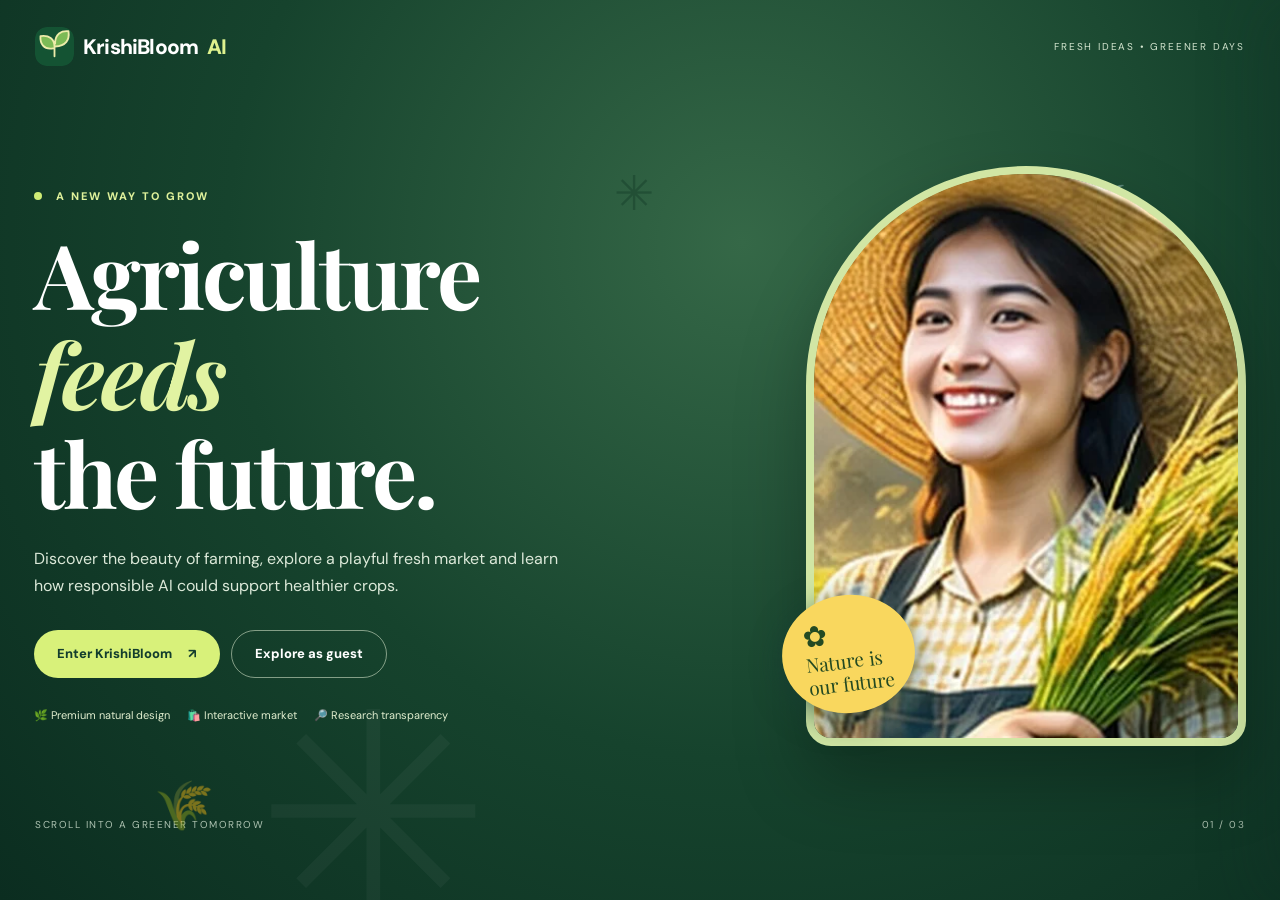
<file: index.html>
<!doctype html>
<html lang="en"><head><meta charset="utf-8"><meta name="viewport" content="width=device-width, initial-scale=1"><meta name="theme-color" content="#123f28"><meta name="description" content="KrishiBloom AI — a beautiful agriculture-inspired marketplace and an honest rice-leaf AI research showcase."><title>KrishiBloom AI | Growing Smarter</title><link rel="icon" href="assets/mark.svg" type="image/svg+xml"><link rel="preconnect" href="https://fonts.googleapis.com"><link rel="preconnect" href="https://fonts.gstatic.com" crossorigin><link href="https://fonts.googleapis.com/css2?family=DM+Sans:wght@400;500;600;700;800&family=Playfair+Display:wght@500;600;700;800&display=swap" rel="stylesheet"><link rel="stylesheet" href="style.css"></head>
<body>
<div id="toast" class="toast" role="status" aria-live="polite"></div>
<section class="entry-screen welcome-screen" id="welcome-screen" aria-label="Welcome">
  <div class="welcome-orbit" aria-hidden="true"><span>✳</span><span>🌾</span><span>🍃</span></div>
  <header class="welcome-top"><a class="logo light" href="#/welcome"><img src="assets/mark.svg" alt=""> KrishiBloom <em>AI</em></a><span>FRESH IDEAS • GREENER DAYS</span></header>
  <div class="welcome-main"><div class="welcome-copy"><div class="micro-label light-label"><span class="dot"></span> A NEW WAY TO GROW</div><h1>Agriculture <span>feeds</span><br>the future.</h1><p>Discover the beauty of farming, explore a playful fresh market and learn how responsible AI could support healthier crops.</p><div class="action-group"><button class="btn btn-lime" id="enter-button" type="button">Enter KrishiBloom <span>↗</span></button><button class="btn btn-outline-light" id="explore-guest" type="button">Explore as guest</button></div><div class="welcome-detail"><span>🌿 Premium natural design</span><span>🛍️ Interactive market</span><span>🔎 Research transparency</span></div></div><div class="welcome-photo"><img src="assets/farmer-portrait.webp" alt="Farmer holding freshly harvested rice in a green field"><div class="photo-sticker"><span>✿</span> Nature is<br>our future</div></div></div>
  <div class="welcome-bottom"><span>SCROLL INTO A GREENER TOMORROW</span><span>01 / 03</span></div>
</section>
<section class="entry-screen auth-screen" id="auth-screen" aria-label="Demo login and registration" hidden>
  <header class="auth-top"><button type="button" class="text-button auth-back" id="back-welcome">← Back to welcome</button><a class="logo" href="#/welcome"><img src="assets/mark.svg" alt=""> KrishiBloom <em>AI</em></a></header>
  <div class="auth-wrap"><div class="auth-feature"><p class="micro-label">🌻 YOUR FRESH JOURNEY STARTS HERE</p><h2>Rooted in nature.<br><span>Made for you.</span></h2><p>One friendly place for produce, crop-learning resources and a little green inspiration.</p><img src="assets/field.svg" alt="Illustration of green terraced rice fields"><div class="auth-feature-quote">“Small steps today, greener possibilities tomorrow.”</div></div>
    <div class="auth-form-card"><div class="auth-leaves" aria-hidden="true">🌿 <span>🌾</span></div><div class="auth-brand"><img src="assets/mark.svg" alt=""><b>KrishiBloom AI</b></div>
      <div id="login-panel" class="auth-panel"><p class="tiny-cap">WELCOME BACK</p><h2>Hello again!</h2><p class="muted">Sign in to the local demo experience.</p><form id="login-form"><label>Email address<input id="login-email" type="email" placeholder="your@email.com" autocomplete="email" required></label><label>Password <span class="input-row"><input id="login-password" type="password" placeholder="Demo password (4+ characters)" minlength="4" autocomplete="off" required><button type="button" class="show-pass" data-target="login-password" aria-label="Show password">◉</button></span></label><div class="form-utility"><label class="inline-label"><input id="remember-user" type="checkbox" checked> Remember me</label><button type="button" id="forgot-button" class="underlined">Forgot password?</button></div><button class="btn btn-deep full" type="submit">Log in <span>→</span></button></form><div class="or-divider">OR</div><button class="oauth" type="button" disabled> <span>G</span> Continue with Google <small>Unavailable</small></button><button class="oauth" type="button" disabled><span>f</span> Continue with Facebook <small>Unavailable</small></button><button class="btn btn-subtle full" id="guest-button" type="button">Continue as Guest</button><p class="auth-switch">New here? <button type="button" data-auth="signup">Create account</button></p></div>
      <div id="signup-panel" class="auth-panel" hidden><p class="tiny-cap">LET'S GROW TOGETHER</p><h2>Create account</h2><p class="muted">Create a demo profile in this browser.</p><form id="signup-form"><label>Full name<input id="signup-name" autocomplete="name" type="text" minlength="2" maxlength="60" placeholder="Your name" required></label><label>Email address<input id="signup-email" autocomplete="email" type="email" placeholder="your@email.com" required></label><label>Demo password <span class="input-row"><input id="signup-password" type="password" minlength="6" autocomplete="new-password" placeholder="6 or more characters" required><button class="show-pass" type="button" data-target="signup-password" aria-label="Show password">◉</button></span></label><label>Confirm demo password <span class="input-row"><input id="signup-confirm" type="password" minlength="6" autocomplete="new-password" placeholder="Repeat your password" required><button class="show-pass" type="button" data-target="signup-confirm" aria-label="Show password">◉</button></span></label><label class="inline-label"><input id="signup-accept" type="checkbox" required> I understand this is a local-only demo.</label><p class="form-error" id="signup-error" aria-live="polite"></p><button class="btn btn-deep full" type="submit">Create demo account <span>→</span></button></form><p class="auth-switch">Already here? <button type="button" data-auth="login">Log in</button></p></div>
      <div class="demo-disclosure">🔒 Demo only: No real accounts or password verification. Please use a made-up password. Social login and payments are not connected.</div>
    </div>
  </div>
</section>
<div class="site-layout" id="site" hidden>
<header class="nav-wrap"><div class="nav-inner"><a class="logo" id="site-logo" href="#/home"><img src="assets/mark.svg" alt=""><span>KrishiBloom <em>AI</em></span></a><button class="hamburger" id="menu-toggle" type="button" aria-expanded="false" aria-controls="site-nav" aria-label="Toggle menu">☰</button><nav id="site-nav" class="site-nav" aria-label="Website pages"><a data-route="home" href="#/home">Home</a><a data-route="shop" href="#/shop">Shop</a><a data-route="deals" href="#/deals">Fresh Deals</a><a data-route="scanner" href="#/scanner">AI Scanner</a><a data-route="guide" href="#/guide">Crop Guide</a><a data-route="about" href="#/about">About</a><a data-route="contact" href="#/contact">Contact</a></nav><div class="nav-actions"><button type="button" class="round-btn" id="favorites-button" title="Wishlist" aria-label="Open favourites">♡<span class="count" id="favorites-count">0</span></button><button type="button" class="round-btn" id="bag-button" title="Basket" aria-label="Open basket">🛒<span class="count" id="bag-count">0</span></button><button type="button" class="nav-account" id="account-button" title="Demo account">Guest ▾</button></div></div></header>
<main id="site-content">
<section class="page" data-page="home"><div class="home-hero"><div class="home-hero-copy"><span class="micro-label gold-chip">✳ BLOOM WITH NATURE</span><h1>Fresh from<br>the earth. <i>Made</i><br>for your table.</h1><p>From colourful market picks to practical crop-health learning, the greener side of everyday life starts here.</p><div class="action-group"><a class="btn btn-lime" href="#/shop">Explore the market ↗</a><a class="btn btn-outline-light" href="#/scanner">Explore leaf scanner</a></div><div class="hero-facts"><span>🌾 Agricultural focus</span><span>🌿 Fresh inspiration</span><span>🫶 Built for learning</span></div></div><div class="home-hero-image"><img src="assets/farmer-portrait.webp" alt="Farmer in golden rice field"><div class="hero-bubble">FRESH FINDS ✨ <strong>Every day</strong></div></div></div>
<div class="section-intro centered"><p class="micro-label">THE BEST OF BOTH WORLDS</p><h2>From our fields to <em>your world</em></h2><p>Discover your favourite aisle, a seasonal deal or the story behind healthier harvests.</p></div>
<div class="category-grid" id="home-categories"></div>
<section class="feature-split"><div class="feature-art"><div class="floating-sun">☀</div><div class="feature-text"><span class="tiny-cap">SEASON OF GOODNESS</span><h2>Weekly fresh<br>market finds</h2><p>Bright produce. Thoughtful layouts. Easy-to-explore picks.</p><a class="btn btn-cream" href="#/deals">See fresh deals ↗</a></div><span class="art-emojis">🥑 🥦 🍊 🌽</span></div><div class="feature-right"><p class="micro-label">WHY KRISHIBLOOM</p><h2>Inspired by agriculture.<br>Designed with care.</h2><p>We combine a friendly market interface, straightforward educational pages, and clear communication about what our AI research prototype can and cannot do.</p><div class="benefit-grid"><span>🌱 Natural design</span><span>🛒 Interactive basket</span><span>📱 Mobile-friendly</span><span>🔎 Honest AI status</span></div><a href="#/about" class="text-arrow">Meet KrishiBloom →</a></div></section>
<div class="section-intro"><p class="micro-label">CURATED COLLECTION</p><h2>Little joys for <em>every basket</em></h2><p>A few featured products from our illustrative demo catalogue.</p></div><div class="product-grid" id="home-products"></div>
<div class="learning-banner"><div><p class="micro-label">THE SCIENCE OF GROWING</p><h2>See how smarter crop care begins</h2><p>Explore image-based crop disease research without invented predictions.</p><a class="btn btn-lime" href="#/scanner">Visit scanner page ↗</a></div><div class="learning-icon">🌿<span>🔬</span></div></div>
</section>
<section class="page" data-page="shop" hidden><div class="page-banner shop-banner"><div><p class="micro-label">FARM FRESH MARKET</p><h1>Find your <em>fresh favourites</em></h1><p>Shop the demo catalogue by type, price and what you love.</p></div><div class="banner-art">🍎 🥑 🥦</div></div><div class="shop-layout"><aside class="filter-panel"><h3>Filter & find</h3><label class="sr-only" for="search">Search products</label><input id="search" class="search-field" type="search" placeholder="Search products..." autocomplete="off"><p class="filter-heading">Categories</p><div class="filter-choices" id="category-controls"></div><p class="filter-heading">Sort products</p><select id="sort" aria-label="Sort products"><option value="featured">Featured</option><option value="price-asc">Price: low to high</option><option value="price-desc">Price: high to low</option><option value="alpha">Name: A to Z</option></select><button id="clear-filters" class="filter-clear" type="button">Reset filters ↻</button><p class="filter-disclaimer">Illustrative product names and sample prices. No real stock or delivery service.</p></aside><div><div class="shop-toolbar"><h2>Explore the <em>market</em></h2><span id="product-count">0 items</span></div><div class="product-grid" id="shop-products"></div></div></div></section>
<section class="page" data-page="deals" hidden><div class="page-banner deals-banner"><div><p class="micro-label">FRESH FINDS • EVERY SEASON</p><h1>Market sale, <em>extra joy.</em></h1><p>Beautiful sale-board styling based on your three references. Offers below are illustrative demo values.</p><a class="btn btn-cream" href="#/shop">Shop all products ↗</a></div><div class="banner-art">🌽 🍌 🥕</div></div><div class="section-intro"><p class="micro-label">LIMITED-TIME STYLE, DEMO PRICES</p><h2>Weekly <em>fresh deals</em></h2><p>Bright offer badges, clean cards and vibrant seasonal colours.</p></div><div class="deal-poster"><div class="poster-copy"><span>🌿 KRISHIBLOOM MARKET</span><h2>THE FRESH<br><em>WEEKLY SALE</em></h2><p>Lovely greens, golden savings and everyday essentials.</p><div class="poster-chips"><span>FRUITS</span><span>VEGETABLES</span><span>FARM PICKS</span></div></div><div class="poster-fruit">🍎<span>🥦</span>🥕<i>🍊</i></div></div><div class="product-grid" id="deal-products"></div></section>
<section class="page" data-page="scanner" hidden><div class="page-banner scanner-banner"><div><p class="micro-label">RICE-LEAF RESEARCH SHOWCASE</p><h1>Curious about <em>crop health?</em></h1><p>Preview your own leaf image and explore the project dataset. Disease prediction is intentionally unavailable until a trained, evaluated model is integrated.</p></div><div class="banner-art">🌾 🔬 🌿</div></div><div class="notice strong-notice">⚠️ <div><strong>No disease model installed yet.</strong><p>This upload demo does not diagnose a plant. We will not invent confidence scores or claim the leaf is healthy/diseased.</p></div></div><div class="scanner-layout"><div class="upload-card"><p class="micro-label">STEP 01 / ADD YOUR IMAGE</p><h2>Leaf photo <em>preview</em></h2><div class="upload-zone" id="upload-zone" tabindex="0" role="button" aria-label="Choose leaf image"><div id="upload-illustration"><span>📷</span><h3>Drop an image here</h3><p>or tap to choose a rice leaf photo</p></div><img id="leaf-preview" alt="Preview of selected leaf" hidden></div><input type="file" id="leaf-file" hidden accept="image/jpeg,image/png,image/webp"><div class="scanner-buttons"><button class="btn btn-deep" id="choose-file" type="button">Choose image</button><button class="btn btn-muted" id="clear-file" type="button">Clear image</button></div><p class="input-hint" id="image-status">JPG, PNG or WEBP · Up to 5 MB · Your image stays in this browser.</p></div><div class="scan-results"><p class="micro-label">STEP 02 / INTERPRET RESPONSIBLY</p><h2>AI Scanner <em>status</em></h2><div class="model-empty"><span class="model-icon">🔬</span><strong>Model not ready for inference</strong><p>A rice-leaf deep-learning checkpoint and held-out validation results are not included with this build.</p><button class="btn btn-deep" id="check-model" type="button">Check model readiness ↗</button><p id="readiness-feedback" class="input-hint" aria-live="polite"></p></div><div class="scan-steps"><span>① Add image</span><span>② Review preview</span><span>③ Read crop guide</span></div><a class="text-arrow" href="#/guide">Browse five rice-leaf classes →</a></div></div></section>
<section class="page" data-page="guide" hidden><div class="page-banner guide-banner"><div><p class="micro-label">LEARN BEFORE YOU TREAT</p><h1>Your friendly <em>crop guide.</em></h1><p>An introduction to five classes in the RiceLeafDisease-BD5 dataset. Use field observation and expert advice for real crop decisions.</p></div><div class="banner-art">🌿 📖 🌾</div></div><div class="notice">🌱 <div><strong>Education, not diagnosis.</strong> Visual symptoms can overlap; avoid treatment decisions based on an image alone.</div></div><div class="section-intro"><p class="micro-label">BROWSE THE LIBRARY</p><h2>Explore rice-leaf <em>conditions</em></h2></div><div id="guide-filters" class="guide-filter-pills"></div><div id="guide-grid" class="guide-grid"></div><div class="guide-footer"><h3>When in doubt, ask a local agricultural extension professional.</h3><p>Take clear photographs, note the field conditions, and compare several leaves rather than relying on a single image.</p></div></section>
<section class="page" data-page="model" hidden><div class="page-banner model-banner"><div><p class="micro-label">OPEN RESEARCH STATUS</p><h1>What the AI <em>can tell us.</em></h1><p>Transparent project facts, planned experiments and the missing work before a model can safely go live.</p></div><div class="banner-art">🧪 📊 🌾</div></div><div class="model-status-grid"><div class="stat-panel"><strong>2,545</strong><span>Published primary-dataset images</span></div><div class="stat-panel"><strong>5</strong><span>Published rice-leaf classes</span></div><div class="stat-panel"><strong>CC BY 4.0</strong><span>Primary dataset licence label</span></div><div class="stat-panel empty-stat"><strong>Not reported</strong><span>Model test accuracy (not trained)</span></div></div><div class="notice strong-notice">🔎 <div><strong>Training has not been completed here.</strong><p>No disease inference, test accuracy, confusion matrix or Grad-CAM is presented as a completed result.</p></div></div><div class="method-grid"><article><span>01</span><h3>Image integrity audit</h3><p>Check damaged images, class counts, duplicate and near-duplicate leaves.</p></article><article><span>02</span><h3>Leakage-safe data split</h3><p>Preserve capture/leaf grouping where metadata allows, or document limitations.</p></article><article><span>03</span><h3>Train & evaluate</h3><p>Compare a lightweight CNN baseline, macro F1 and per-class recall.</p></article><article><span>04</span><h3>Browser inference</h3><p>Only ship a validated, exported model after parity and mobile tests.</p></article></div><div class="dataset-table"><h2>Published class distribution</h2><div class="dataset-rows"><div><span>Normal</span><b>923</b></div><div><span>Tungro</span><b>500</b></div><div><span>Sheath Blight</span><b>454</b></div><div><span>Blast</span><b>339</b></div><div><span>Narrow Brown Spot</span><b>329</b></div></div><p class="input-hint">Counts are sourced from published dataset metadata and have not been independently recounted from the raw archive.</p><a href="https://data.mendeley.com/datasets/sjkptpgv79/2" class="text-arrow" target="_blank" rel="noopener noreferrer">Official RiceLeafDisease-BD5 dataset ↗</a></div></section>
<section class="page" data-page="about" hidden><div class="page-banner about-banner"><div><p class="micro-label">OUR INSPIRATION</p><h1>Rooted in the <em>earth.</em></h1><p>KrishiBloom AI is a portfolio prototype that brings agriculture-inspired design, interactive learning and responsible ML planning into one place.</p></div><div class="banner-art">🌾 🌍 🌿</div></div><div class="story-feature"><div class="story-landscape"><img src="assets/field.svg" alt="Illustrated green rice fields"></div><div class="story-main"><p class="micro-label">WHY WE EXIST</p><h2>A greener vision, made accessible</h2><p>Beautiful websites can make agricultural topics feel welcoming. Our prototype explores a fresh market shopping experience alongside carefully labelled information about rice-leaf disease datasets and future machine-learning research.</p><p>We have not partnered with real farms, enabled orders or deployed a diagnostic model. These parts are demonstrations or future work.</p></div></div><div class="story-cards"><article><span>🌱</span><h3>Growing awareness</h3><p>Friendly crop-health education for students and curious growers.</p></article><article><span>🤝</span><h3>Partnerships, someday</h3><p>Exploring how experts and local communities could shape future validation.</p></article><article><span>🌎</span><h3>Social responsibility</h3><p>Clarity about model limitations and respect for data licences.</p></article></div><div class="responsibility-banner"><h2>Nature gives us so much.<br><em>Let's build with care.</em></h2><p>Design that delights. Technology that earns trust.</p><a href="#/model" class="btn btn-lime">See the research status →</a></div></section>
<section class="page" data-page="contact" hidden><div class="page-banner contact-banner"><div><p class="micro-label">GROW WITH US</p><h1>Let's keep the <em>conversation growing.</em></h1><p>Want to share design feedback or suggest a useful agriculture feature? Prepare a note below.</p></div><div class="banner-art">✉️ 🌱 ☀️</div></div><div class="contact-layout"><div class="contact-info"><p class="micro-label">WE'D LOVE YOUR FEEDBACK</p><h2>Got an idea? <em>Plant it here.</em></h2><p>This static website cannot send messages to a server. Use the form to download your note as a text file that you can share with the project owner.</p><div class="contact-chip">📄 Local feedback export</div><div class="contact-chip">🔒 No information submitted online</div><div class="contact-chip">🧪 Portfolio demonstration</div></div><form id="feedback-form" class="contact-form"><label>Your name<input id="feedback-name" type="text" maxlength="80" required placeholder="Your name"></label><label>Your email (optional)<input id="feedback-email" type="email" placeholder="you@example.com"></label><label>Topic<select id="feedback-topic"><option>Website feedback</option><option>Agriculture idea</option><option>Research suggestion</option><option>Other</option></select></label><label>Your message<textarea id="feedback-message" minlength="10" maxlength="1500" rows="6" placeholder="Write your thoughts..." required></textarea></label><button class="btn btn-deep full" type="submit">Download my message ↓</button><p id="feedback-status" aria-live="polite" class="input-hint"></p></form></div><div class="faq-wrap"><div class="section-intro"><p class="micro-label">GOOD TO KNOW</p><h2>Frequently asked <em>questions</em></h2></div><details><summary>Can I order real groceries?</summary><p>No. This is an illustrative product catalogue and basket demo, not a live marketplace.</p></details><details><summary>Does the login save my real password?</summary><p>No. Demo login does not verify or store passwords. Use a made-up password only.</p></details><details><summary>Can the AI scanner diagnose rice disease?</summary><p>Not currently. A validated trained model has not been integrated, and the upload only previews your photo.</p></details></div></section>
</main><footer class="footer"><div class="footer-main"><div><a href="#/home" class="logo footer-logo"><img src="assets/mark.svg" alt=""> KrishiBloom <em>AI</em></a><p>Grow a little greener, every day. An educational agriculture-inspired web portfolio.</p></div><div><b>Explore</b><a href="#/shop">Fresh Market</a><a href="#/deals">Weekly Deals</a><a href="#/scanner">Scanner Preview</a></div><div><b>Learn</b><a href="#/guide">Crop Guide</a><a href="#/model">Model Insights</a><a href="#/about">Our Story</a></div><div><b>Important</b><a href="#/contact">Contact & FAQ</a><a href="https://data.mendeley.com/datasets/sjkptpgv79/2" target="_blank" rel="noopener noreferrer">Dataset Source ↗</a></div></div><div class="footer-bottom"><span>© 2026 KrishiBloom AI • Portfolio demo</span><span>Illustrative prices · No orders · No diagnostic ML model</span></div></footer>
</div>
<aside class="drawer" id="drawer" aria-label="Shopping drawer" aria-hidden="true"><div class="drawer-title"><div><span class="micro-label">SAVED FOR LATER</span><h2 id="drawer-heading">Your basket</h2></div><button class="round-btn" id="drawer-close" aria-label="Close drawer" type="button">✕</button></div><div id="drawer-list" class="drawer-list"></div><div class="drawer-bottom"><div class="total-row"><span>Total (demo)</span><strong id="drawer-total">$0.00</strong></div><p>Preview only. Payment and delivery are unavailable.</p><button class="btn btn-deep full" id="drawer-action" type="button">Continue exploring</button></div></aside><div id="backdrop" class="backdrop" hidden></div>
<div id="product-modal" class="modal-shell" role="dialog" aria-modal="true" aria-label="Product details" hidden><div class="modal-inner"><button class="modal-close" type="button" aria-label="Close details" data-close-modal>✕</button><div id="product-modal-body"></div></div></div>
<script src="app.js"></script></body></html>
</file>
<file: style.css>
*{box-sizing:border-box}html{scroll-behavior:smooth}body{margin:0;background:#fbfaf4;color:#143c28;font-family:'DM Sans',sans-serif}button,input,select,textarea{font:inherit}button{cursor:pointer}a{color:inherit;text-decoration:none}img{display:block;max-width:100%}[hidden]{display:none!important}:root{--deep:#123e28;--green:#246044;--lime:#d8ef80;--gold:#f6d154;--cream:#fbfaf4;--muted:#687b70;--line:#e1e7dc;--serif:'Playfair Display',Georgia,serif}h1,h2,h3,p{margin:0}h1,h2,h3{line-height:1.11}h1,h2{font-family:var(--serif)}h2 em,h1 em{font-style:italic;color:#82a94d}p{line-height:1.67}.muted{color:var(--muted)}.micro-label,.tiny-cap{font-size:11px;letter-spacing:2px;font-weight:800;text-transform:uppercase;color:#688958}.tiny-cap{font-size:10px;letter-spacing:1.6px}.btn{border:none;min-height:48px;border-radius:999px;padding:13px 23px;display:inline-flex;align-items:center;justify-content:center;gap:16px;font-weight:800;font-size:13px;transition:transform .2s,background .2s;white-space:nowrap}.btn:hover{transform:translateY(-2px)}.btn:focus-visible,button:focus-visible,a:focus-visible,input:focus-visible,select:focus-visible,textarea:focus-visible{outline:3px solid #e6bf40;outline-offset:3px}.btn-deep{background:#165a39;color:#fff}.btn-lime{background:#d8f17a;color:#133d2d}.btn-muted{background:#e8eddf;color:#1a5236}.btn-subtle{background:#f3f6e9;color:#1c5a39}.btn-cream{background:#fffbeb;color:#1f4c32}.btn-outline-light{background:transparent;border:1px solid #dce9cf8f;color:#fff}.full{width:100%}.text-arrow{color:#1c643f;font-size:13px;font-weight:800;display:inline-block;margin-top:14px}.text-button,.underlined{border:0;background:none;color:inherit}.underlined{text-decoration:underline;font-size:12px;color:#2b694a}.logo{display:inline-flex;align-items:center;gap:9px;font-weight:800;letter-spacing:-.8px;color:#12452d;font-size:21px;white-space:nowrap}.logo img{height:39px;width:39px;border-radius:12px}.logo em{font-style:normal;color:#81a752}.logo.light{color:#fff}.logo.light em{color:#def28e}.entry-screen{min-height:100dvh}.welcome-top,.welcome-main,.welcome-bottom{max-width:1260px;margin:auto}.welcome-top{padding:27px 25px;display:flex;align-items:center;justify-content:space-between;font-size:10px;letter-spacing:1.8px;color:#d5e6d0}.welcome-main{display:grid;grid-template-columns:1.08fr .92fr;align-items:center;gap:45px;min-height:calc(100dvh - 175px);padding:24px}.welcome-copy h1{font-size:clamp(62px,7vw,112px);letter-spacing:-3px;color:#fff;margin:20px 0 25px}.welcome-copy h1 span{font-style:italic;color:#e1f3a2}.welcome-copy>p{max-width:550px;color:#dce9d9;font-size:16px}.welcome-screen{background:radial-gradient(circle at 58% 27%,#356847 0,#16432d 52%,#0b2d20 100%);overflow:hidden;position:relative}.welcome-screen:after{content:'✳';font-size:280px;position:absolute;opacity:.035;bottom:-100px;left:20%;color:white;pointer-events:none}.micro-label.light-label{color:#dff19b}.dot{display:inline-block;width:8px;height:8px;background:#cfec75;border-radius:50%;margin-right:9px}.action-group{display:flex;flex-wrap:wrap;gap:11px;margin:30px 0}.welcome-detail{display:flex;flex-wrap:wrap;gap:17px;color:#e1eecf;font-size:11px;margin-top:28px}.welcome-photo{justify-self:end;position:relative;border:8px solid #d1e6a4;border-radius:220px 220px 25px 25px;width:min(440px,100%);height:min(580px,68vh);box-shadow:0 35px 70px #0004;overflow:visible}.welcome-photo img{height:100%;width:100%;border-radius:211px 211px 17px 17px;object-fit:cover;object-position:52% 39%}.photo-sticker{position:absolute;bottom:24px;left:-32px;transform:rotate(-7deg);background:#f9d75e;color:#244a22;padding:19px 23px;border-radius:50%;font-family:var(--serif);font-size:19px;line-height:1.2;box-shadow:0 8px 30px #173d35aa}.photo-sticker span{display:block;font-size:29px}.welcome-orbit span{position:absolute;pointer-events:none;font-size:48px;opacity:.45}.welcome-orbit span:nth-child(1){top:18%;left:48%}.welcome-orbit span:nth-child(2){bottom:7%;left:12%}.welcome-orbit span:nth-child(3){top:20%;right:10%}.welcome-bottom{color:#aec3b2;display:flex;justify-content:space-between;letter-spacing:1.5px;padding:0 25px 24px;font-size:10px}
.auth-screen{background:#f9f7ec}.auth-top{max-width:1230px;margin:auto;padding:19px 25px;display:flex;justify-content:space-between;align-items:center}.auth-back{font-weight:800;color:#406b52;font-size:12px}.auth-wrap{max-width:1140px;margin:auto;min-height:calc(100dvh - 89px);display:grid;grid-template-columns:1fr .92fr;gap:38px;align-items:center;padding:10px 25px 45px}.auth-feature{border-radius:38px;min-height:625px;background:#e6edd8;padding:62px 55px;display:flex;flex-direction:column;align-items:flex-start;overflow:hidden;position:relative}.auth-feature h2{font-size:clamp(39px,4.3vw,66px);letter-spacing:-1.5px;margin:25px 0 20px}.auth-feature h2 span{font-style:italic;color:#729843}.auth-feature>p:not(.micro-label){max-width:370px;color:#496a57}.auth-feature img{width:110%;max-width:none;height:260px;object-fit:cover;margin:auto -30px -10px;border-radius:160px 160px 25px 25px}.auth-feature-quote{font-family:var(--serif);font-style:italic;font-size:16px;color:#3c623e;margin-top:15px}.auth-form-card{background:#fffef8;padding:38px 55px;border-radius:38px;min-height:625px;box-shadow:0 20px 65px #34503812;position:relative;overflow:hidden}.auth-leaves{position:absolute;top:15px;right:19px;font-size:30px;opacity:.85}.auth-leaves span{display:block;margin-left:38px}.auth-brand{display:flex;align-items:center;gap:8px;justify-content:center;color:#14482f;font-size:14px;margin:0 0 23px}.auth-brand img{width:36px;height:36px}.auth-panel>.tiny-cap{text-align:center;color:#85a74e}.auth-panel h2{text-align:center;font-size:40px;letter-spacing:-1px;margin:9px 0}.auth-panel>.muted{text-align:center;font-size:12px;margin-bottom:22px}.auth-panel form label{display:block;font-weight:700;font-size:12px;margin-top:11px}.auth-panel form input:not([type=checkbox]){width:100%;border:1px solid #e1e8dc;border-radius:12px;background:#fbfcf8;height:44px;padding:0 14px;margin-top:6px;color:#214c33}.input-row{display:flex;align-items:center;position:relative}.input-row input{padding-right:50px!important}.show-pass{position:absolute;right:10px;top:9px;height:36px;width:35px;border:0;background:transparent;color:#6c806f}.form-utility{display:flex;justify-content:space-between;align-items:center;margin:11px 0 15px}.auth-panel .inline-label{display:flex;align-items:center;gap:8px;font-weight:500;font-size:11px;margin:12px 0}.form-utility .inline-label{margin:0}.auth-panel .inline-label input{accent-color:#256c45}.auth-panel .btn{margin-top:9px}.auth-panel .or-divider{text-align:center;color:#899789;font-size:11px;position:relative;margin:15px auto}.oauth{height:42px;border:1px solid #e7eade;border-radius:12px;width:100%;background:#fff;display:flex;align-items:center;gap:9px;justify-content:center;margin-bottom:8px;font-weight:700;font-size:11px}.oauth span{font-size:19px;color:#1e63a2}.oauth small{color:#b2bab0;font-size:9px}.oauth:disabled{opacity:.58;cursor:not-allowed}.auth-switch{text-align:center;margin-top:15px;font-size:12px;color:#647568}.auth-switch button{border:0;background:none;text-decoration:underline;color:#1e6d40;font-weight:800;font-size:12px}.demo-disclosure{margin-top:20px;text-align:center;font-size:10px;line-height:1.55;color:#66806d;background:#eff3e7;border-radius:12px;padding:9px}.form-error{font-size:11px;color:#a33124;min-height:10px}.auth-form-card:has(#signup-panel:not([hidden])){padding-top:22px;padding-bottom:20px}.auth-form-card:has(#signup-panel:not([hidden])) .auth-brand{margin-bottom:9px}.auth-form-card:has(#signup-panel:not([hidden])) .auth-panel>.muted{margin-bottom:10px}
.site-layout{background:#fbfaf4}.nav-wrap{position:sticky;top:0;z-index:30;background:#fcfcf8f1;border-bottom:1px solid #e5e9dd;backdrop-filter:blur(14px)}.nav-inner{max-width:1320px;margin:auto;padding:14px 24px;display:flex;align-items:center;justify-content:space-between;gap:18px}.site-nav{display:flex;align-items:center;gap:clamp(9px,1.45vw,24px)}.site-nav a{font-size:12px;font-weight:800;color:#68796f;padding:9px 0;border-bottom:2px solid transparent;white-space:nowrap}.site-nav a.active,.site-nav a:hover{color:#245c3c;border-color:#245c3c}.nav-actions{display:flex;align-items:center;gap:9px}.round-btn{border:1px solid #e3e9df;color:#1d5135;border-radius:50%;background:#fff;min-height:39px;min-width:39px;position:relative;font-size:19px}.round-btn .count{position:absolute;top:-6px;right:-5px;font-size:10px;color:#fff;background:#b64b33;height:17px;min-width:17px;display:grid;place-items:center;border-radius:50%;font-weight:800}.nav-account{border:0;border-radius:999px;background:#16583a;color:#fff;padding:11px 16px;font-weight:800;font-size:11px}.hamburger{display:none;border:0;background:#eaf2e4;color:#18523b;padding:9px 11px;border-radius:9px;font-size:20px}.page{max-width:1320px;margin:auto;padding:24px 24px 75px}.home-hero{background:radial-gradient(circle at 65% 14%,#317b47,#12432d 70%);border-radius:24px;overflow:hidden;color:#fff;display:grid;grid-template-columns:1.13fr .87fr;min-height:575px}.home-hero-copy{padding:clamp(30px,5vw,72px);align-self:center}.home-hero-copy h1{font-size:clamp(44px,5vw,80px);letter-spacing:-1.8px;margin:20px 0}.home-hero-copy h1 i{font-style:italic;color:#d8ec88}.home-hero-copy>p{color:#dcead9;max-width:490px;font-size:14px}.gold-chip{border:1px solid #a6c87773;padding:9px 13px;display:inline-block;border-radius:99px;color:#ecf5b0}.home-hero-image{position:relative;align-self:end;height:560px;margin-top:18px;padding:22px 24px 0 0}.home-hero-image img{height:100%;width:100%;object-fit:cover;object-position:center 23%;border-radius:230px 230px 0 0;border:7px solid #d9e9a6;border-bottom:0}.hero-bubble{position:absolute;bottom:34px;left:-30px;background:#f6d75c;color:#1e4c30;padding:15px 20px;font-size:11px;letter-spacing:1.5px;border-radius:22px;transform:rotate(-7deg);font-weight:800}.hero-bubble strong{display:block;letter-spacing:0;font-family:var(--serif);font-size:26px}.hero-facts{display:flex;gap:20px;font-size:10px;letter-spacing:.2px;color:#e4eede;flex-wrap:wrap;margin-top:35px}.section-intro{margin:74px 0 28px}.section-intro.centered{text-align:center}.section-intro h2{font-size:clamp(33px,3.9vw,52px);margin:12px 0}.section-intro p:last-child{color:#718473;max-width:680px}.section-intro.centered p:last-child{margin:auto}.category-grid{display:grid;grid-template-columns:repeat(5,1fr);gap:16px}.category-tile{border:1px solid #e9ebdd;background:#fff;border-radius:22px;padding:21px 15px;display:flex;flex-direction:column;align-items:center;justify-content:center;gap:10px;min-height:163px;box-shadow:0 5px 23px #2659340b;transition:transform .2s}.category-tile:hover,.product-card:hover{transform:translateY(-4px)}.category-tile .cat-emoji{font-size:50px}.category-tile strong{font-size:12px;color:#2b5037}.category-tile small{color:#889688;font-size:10px}.feature-split{display:grid;grid-template-columns:1fr 1fr;margin-top:80px;gap:27px;align-items:center}.feature-art{background:linear-gradient(135deg,#f4d257,#e6ac42);padding:35px 35px;min-height:386px;border-radius:24px;position:relative;overflow:hidden}.feature-art:before{content:'✳';position:absolute;right:-48px;top:-80px;font-size:250px;color:#fff5}.feature-art h2{font-size:42px;line-height:1.1;margin:15px 0}.feature-art p{max-width:280px;font-size:13px;color:#535937}.feature-art .btn{margin-top:22px}.art-emojis{position:absolute;bottom:18px;right:14px;font-size:48px;letter-spacing:-12px;transform:rotate(-10deg)}.feature-right{padding:12px 36px}.feature-right h2{font-size:38px;margin:19px 0}.feature-right>p{font-size:13px;color:#62756b}.benefit-grid{display:grid;grid-template-columns:1fr 1fr;gap:12px;margin:22px 0}.benefit-grid span{padding:13px;background:#ecf4e7;border-radius:11px;font-size:11px;font-weight:700}.product-grid{display:grid;grid-template-columns:repeat(4,minmax(0,1fr));gap:16px}.product-card{background:#fff;border:1px solid #e8ebe1;border-radius:18px;padding:12px;position:relative;min-width:0;box-shadow:0 5px 19px #2357350c;transition:transform .2s}.product-art{width:100%;border-radius:14px;min-height:172px;display:grid;place-items:center;background:radial-gradient(circle at 55% 35%,#fff,#f0f4e7);font-size:76px;position:relative}.product-card .badge{position:absolute;z-index:1;left:20px;top:19px;font-size:9px;font-weight:900;padding:7px 10px;border-radius:999px;background:#1d6942;color:#fff}.product-card .badge.gold{background:#f7ca4b;color:#16452b}.product-fav{position:absolute;z-index:2;right:21px;top:20px;width:32px;height:32px;border:0;border-radius:50%;background:#fff;color:#b24f40;font-size:20px}.product-body{padding:12px 4px 2px}.product-type{font-size:10px;color:#819187;text-transform:uppercase;font-weight:800;letter-spacing:.8px}.product-body h3{font-family:'DM Sans',sans-serif;font-size:15px;margin:7px 0 4px}.product-body>p{color:#84918a;font-size:11px}.price-line{display:flex;align-items:center;gap:8px;margin:12px 0}.price-line strong{font-size:19px;color:#d0482c}.price-line del{color:#a1aaa3;font-size:12px}.product-buttons{display:flex;gap:8px}.product-buttons button{border-radius:9px;padding:10px 9px;font-size:11px;font-weight:800;border:1px solid #dce8db;cursor:pointer}.product-buttons .quick{color:#206540;background:#f3f7f0;flex:1}.product-buttons .add{background:#1b6541;color:#fff;flex:1;border-color:#1b6541}.learning-banner{background:linear-gradient(125deg,#183f2b,#2b7846);padding:50px 55px;border-radius:25px;color:#fff;margin-top:75px;display:flex;align-items:center;justify-content:space-between;overflow:hidden}.learning-banner h2{font-size:39px;margin:12px 0}.learning-banner p{color:#d9e8d8;font-size:13px;margin-bottom:19px}.learning-icon{font-size:105px;transform:rotate(-8deg);position:relative}.learning-icon span{font-size:49px;position:absolute;right:-28px;top:5px}
.page-banner{border-radius:24px;min-height:288px;padding:42px 56px;position:relative;overflow:hidden;display:flex;justify-content:space-between;align-items:center;gap:10px;background:#e9f2df}.page-banner h1{font-size:clamp(43px,4.8vw,68px);margin:12px 0 16px;letter-spacing:-1.3px}.page-banner p:not(.micro-label){color:#6a796d;max-width:580px;font-size:14px}.page-banner .banner-art{white-space:nowrap;font-size:clamp(55px,8vw,116px);letter-spacing:-22px;transform:rotate(-8deg);padding-right:32px}.shop-banner{background:linear-gradient(120deg,#f1f8df,#d9ecca)}.deals-banner{background:linear-gradient(120deg,#f5d64e,#eeb92a)}.deals-banner .banner-art{font-size:105px}.scanner-banner{background:linear-gradient(120deg,#d5e9ca,#b5d3a8)}.guide-banner{background:linear-gradient(120deg,#ecf2db,#dde2a3)}.model-banner{background:linear-gradient(120deg,#eaf0e5,#d0eadc)}.about-banner{background:linear-gradient(120deg,#dcecc3,#b7cfa2)}.contact-banner{background:linear-gradient(120deg,#f3ebd1,#ddefd5)}.shop-layout{display:grid;grid-template-columns:244px minmax(0,1fr);gap:27px;margin-top:35px;align-items:start}.filter-panel{background:#fff;border-radius:20px;border:1px solid #e6ecdf;padding:22px;position:sticky;top:90px}.filter-panel h3{font-size:20px;margin-bottom:15px}.search-field,.filter-panel select,.contact-form input,.contact-form select,.contact-form textarea{width:100%;background:#fafbf7;border:1px solid #dfe7dc;padding:13px 12px;color:#1e492e;border-radius:11px;outline:none}.filter-heading{font-weight:800;font-size:12px;margin:23px 0 12px}.filter-choices{display:flex;flex-direction:column;gap:8px}.filter-choice{background:transparent;border:none;text-align:left;padding:10px;border-radius:9px;color:#526e59;font-weight:600;font-size:12px}.filter-choice.active{background:#e6f1dd;color:#175b38}.filter-clear{margin-top:18px;border:0;background:transparent;text-decoration:underline;color:#226f47;font-weight:800;font-size:12px}.filter-disclaimer,.input-hint{font-size:11px;color:#7a897d;margin-top:16px;line-height:1.55}.shop-toolbar{display:flex;align-items:end;justify-content:space-between;margin-bottom:17px}.shop-toolbar h2{font-size:32px}.shop-toolbar span{color:#86958b;font-size:12px}.deal-poster{background:#135e39;border:12px solid #f5cc43;border-radius:20px;display:flex;justify-content:space-between;align-items:center;padding:40px;margin:0 0 31px;color:#fff;min-height:275px;overflow:hidden}.poster-copy span{font-size:12px;color:#dff09e;font-weight:800}.poster-copy h2{font-family:'DM Sans',sans-serif;font-size:clamp(36px,4.6vw,67px);line-height:.95;margin:14px 0}.poster-copy em{color:#fcdf4f;font-style:normal}.poster-copy p{font-size:13px;color:#ccead2}.poster-chips{display:flex;flex-wrap:wrap;gap:8px;margin-top:21px}.poster-chips span{border:1px solid #e5faad8c;border-radius:50px;padding:7px 9px;color:#dff09e;font-size:10px}.poster-fruit{font-size:93px;transform:rotate(10deg);position:relative}.poster-fruit span,.poster-fruit i{font-size:74px;position:absolute}.poster-fruit span{top:-30px;left:70px}.poster-fruit i{right:-45px;bottom:-40px}
.notice{margin:25px 0;background:#f1f5e8;border:1px solid #dce8d6;padding:18px 23px;display:flex;align-items:start;gap:15px;border-radius:16px;font-size:13px}.notice strong{display:block;margin-bottom:4px}.notice p{color:#6d7d70}.strong-notice{background:#fff4db;border-color:#efd49f}.scanner-layout{display:grid;grid-template-columns:1.06fr .94fr;gap:24px;margin-top:28px}.upload-card,.scan-results{background:#fff;border:1px solid #e7eade;border-radius:22px;padding:30px}.scanner-layout h2{font-size:32px;margin:12px 0 20px}.upload-zone{border:2px dashed #b5d5aa;border-radius:17px;background:#f7faf2;min-height:290px;display:flex;align-items:center;justify-content:center;text-align:center;padding:17px;cursor:pointer;overflow:hidden}.upload-zone span{font-size:58px}.upload-zone h3{margin:14px 0 8px;font-size:20px}.upload-zone p{color:#819185;font-size:12px}.upload-zone img{max-width:100%;max-height:340px;object-fit:contain;border-radius:12px}.scanner-buttons{display:flex;gap:10px;margin-top:16px;flex-wrap:wrap}.model-empty{background:#f3f6ed;border:1px solid #e5ebdd;border-radius:18px;padding:29px;text-align:center}.model-empty .model-icon{font-size:56px;display:block;margin-bottom:15px}.model-empty strong{display:block;font-size:17px}.model-empty p{font-size:12px;color:#657766;margin:10px auto 20px;max-width:310px}.scan-steps{display:flex;gap:7px;flex-wrap:wrap;margin:18px 0}.scan-steps span{background:#eef4e6;padding:10px;border-radius:8px;font-size:10px;font-weight:700}.guide-filter-pills{display:flex;gap:9px;flex-wrap:wrap;margin:25px 0}.guide-filter-pills button{padding:11px 17px;background:#fff;color:#2e6548;border:1px solid #dce7d7;border-radius:30px;font-weight:800;font-size:12px}.guide-filter-pills button.active{background:#1e653f;color:#fff}.guide-grid{display:grid;grid-template-columns:repeat(3,minmax(0,1fr));gap:18px}.guide-card{background:#fff;border:1px solid #e4eadd;border-radius:22px;overflow:hidden}.guide-visual{height:188px;background:linear-gradient(130deg,#b9d7a5,#e0edc6);display:flex;align-items:center;justify-content:center;font-size:90px;position:relative}.guide-visual.warn{background:linear-gradient(130deg,#d3d6a0,#eee2ac)}.guide-visual span{position:absolute;top:13px;left:16px;background:#ffffffd9;color:#537554;font-size:10px;letter-spacing:1px;border-radius:40px;padding:7px 10px;font-weight:800}.guide-copy{padding:20px}.guide-copy h3{font-size:22px;margin-bottom:7px}.guide-copy p{font-size:12px;color:#78867a}.guide-copy ul{font-size:11px;color:#5a715f;padding-left:18px;line-height:1.9}.guide-footer{background:#175e3d;color:#fff;padding:28px;border-radius:20px;margin:35px 0}.guide-footer h3{font-size:25px;margin-bottom:8px}.guide-footer p{color:#d6e8d8;font-size:12px}.model-status-grid{display:grid;grid-template-columns:repeat(4,1fr);gap:13px;margin:30px 0}.stat-panel{background:#fff;border:1px solid #e3e8df;border-radius:16px;padding:22px}.stat-panel strong{display:block;font-family:var(--serif);font-size:29px;line-height:1.2;color:#226846}.stat-panel span{font-size:11px;color:#788778}.stat-panel.empty-stat strong{font-size:21px;color:#a06136}.method-grid{display:grid;grid-template-columns:repeat(4,1fr);gap:14px}.method-grid article{border:1px solid #e2e7df;border-radius:17px;background:#fff;padding:24px}.method-grid span{font-size:10px;color:#7a9b54;font-weight:800}.method-grid h3{font-size:20px;margin:17px 0 8px}.method-grid p{font-size:11px;color:#788979}.dataset-table{margin-top:28px;background:#f0f5e7;padding:32px;border-radius:20px}.dataset-table h2{font-size:29px;margin-bottom:18px}.dataset-rows{max-width:560px}.dataset-rows div{display:flex;align-items:center;justify-content:space-between;border-bottom:1px solid #d4e2d4;padding:12px 0;font-size:13px}.dataset-rows b{color:#255c3b}.story-feature{display:grid;grid-template-columns:1fr 1fr;gap:30px;margin-top:32px;align-items:center}.story-landscape img{height:340px;width:100%;object-fit:cover;border-radius:22px}.story-main{padding:20px}.story-main h2{font-size:44px;margin:13px 0}.story-main p:not(.micro-label){color:#6b7c71;font-size:13px;margin-bottom:14px}.story-cards{display:grid;grid-template-columns:repeat(3,1fr);gap:17px;margin:28px 0}.story-cards article{padding:27px;background:#fff;border:1px solid #e5ece0;border-radius:19px}.story-cards span{font-size:35px}.story-cards h3{font-size:22px;margin:13px 0}.story-cards p{font-size:12px;color:#738375}.responsibility-banner{background:linear-gradient(135deg,#1b5539,#2a774b);border-radius:22px;padding:50px;text-align:center;color:#fff}.responsibility-banner h2{font-size:44px}.responsibility-banner em{color:#dcef8c}.responsibility-banner p{color:#dcebd9;margin:12px 0 24px}.contact-layout{display:grid;grid-template-columns:.85fr 1.15fr;gap:40px;margin:39px 0}.contact-info h2{font-size:48px;margin:18px 0}.contact-info>p:not(.micro-label){max-width:380px;color:#728275;font-size:13px;margin-bottom:22px}.contact-chip{display:table;padding:12px 16px;background:#edf4e6;border-radius:12px;font-weight:700;font-size:11px;margin:12px 0}.contact-form{border:1px solid #e6e8e0;background:#fff;border-radius:22px;padding:28px}.contact-form label{display:block;font-size:12px;font-weight:800;margin-bottom:15px}.contact-form input,.contact-form select,.contact-form textarea{margin-top:7px}.faq-wrap{max-width:880px;margin:40px auto}.faq-wrap details{border-bottom:1px solid #e0e9dc;padding:18px 8px}.faq-wrap summary{font-size:15px;font-weight:800;cursor:pointer}.faq-wrap details p{margin:10px 0;font-size:12px;color:#7b8a7e}
.footer{background:#0f3c28;color:#f2f8e9}.footer-main,.footer-bottom{max-width:1320px;margin:auto;padding:52px 24px;display:grid;grid-template-columns:2fr 1fr 1fr 1fr;gap:35px}.footer-main>.logo{color:#fff}.footer-main>div{display:flex;flex-direction:column;gap:12px}.footer-main p{max-width:285px;color:#b4cbbb;font-size:12px}.footer-main b{font-size:12px;color:#fff}.footer-main a:not(.logo){font-size:12px;color:#c3dacb}.footer-logo{color:#fff}.footer-bottom{border-top:1px solid #285b42;display:flex;justify-content:space-between;padding-top:17px;padding-bottom:18px;font-size:10px;color:#b0cabb}.drawer{position:fixed;z-index:70;top:0;right:0;bottom:0;width:min(410px,100%);background:#fffef8;transform:translateX(102%);transition:transform .24s;display:flex;flex-direction:column;box-shadow:-25px 0 60px #112b2240;padding:24px}.drawer.open{transform:none}.drawer-title{display:flex;align-items:center;justify-content:space-between}.drawer-title h2{font-size:29px;margin:7px 0}.drawer-list{overflow:auto;flex:1;padding:13px 0}.drawer-item{display:flex;gap:13px;align-items:center;border-bottom:1px solid #e5eae2;padding:16px 0}.drawer-item>span{font-size:32px}.drawer-item strong{font-size:13px}.drawer-item p{font-size:11px;color:#829180}.drawer-item .item-controls{margin-top:7px;display:flex;gap:9px;align-items:center}.item-controls button{border:1px solid #dfebdd;background:#f8faf3;border-radius:8px;padding:4px 9px;font-size:12px}.item-controls span{font-size:12px;font-weight:800}.drawer-bottom{border-top:1px solid #e6ede3;padding-top:20px}.drawer-bottom p{font-size:10px;color:#829181;margin:10px 0 15px}.total-row{display:flex;justify-content:space-between;font-weight:800}.backdrop{position:fixed;inset:0;background:#0b2718a8;z-index:65}.modal-shell{position:fixed;inset:0;z-index:75;background:#102c208f;display:grid;place-items:center;padding:16px}.modal-inner{width:min(590px,100%);max-height:92vh;overflow:auto;background:#fffefa;border-radius:23px;padding:31px;position:relative}.modal-close{position:absolute;right:17px;top:15px;border:0;background:#eff5e9;border-radius:50%;width:35px;height:35px}.modal-product-icon{height:200px;background:radial-gradient(circle,#fff,#eaf3dd);border-radius:17px;display:grid;place-items:center;font-size:110px;margin-bottom:24px}.modal-inner h2{font-size:33px}.modal-inner p{font-size:13px;color:#71816f;margin-bottom:14px}.modal-inner .btn{margin-top:14px}.toast{position:fixed;left:50%;bottom:24px;transform:translate(-50%,25px);background:#184c34;color:white;border-radius:15px;padding:12px 22px;font-size:12px;font-weight:800;opacity:0;pointer-events:none;transition:.2s;z-index:90;box-shadow:0 10px 20px #123c2a35}.toast.show{opacity:1;transform:translate(-50%,0)}.sr-only{position:absolute!important;width:1px!important;height:1px!important;padding:0!important;margin:-1px!important;overflow:hidden!important;clip:rect(0,0,0,0)!important;white-space:nowrap!important;border:0!important}
@media(max-width:1100px){.nav-inner{flex-wrap:wrap}.nav-inner .logo{font-size:17px}.site-nav{gap:12px}.site-nav a{font-size:11px}.product-grid{grid-template-columns:repeat(3,1fr)}.method-grid{grid-template-columns:repeat(2,1fr)}.category-grid{grid-template-columns:repeat(3,1fr)}.home-hero-copy h1{font-size:56px}}@media(max-width:810px){.welcome-main{grid-template-columns:1fr;text-align:left;padding-top:30px}.welcome-main .welcome-photo{width:300px;height:370px;margin:auto;justify-self:center}.welcome-copy h1{font-size:62px}.welcome-bottom{padding-top:30px}.auth-wrap{grid-template-columns:1fr}.auth-feature{min-height:auto;padding:30px}.auth-feature img{height:140px;margin-top:25px}.auth-form-card{max-width:570px;width:100%;margin:auto}.hamburger{display:block}.nav-inner{flex-wrap:nowrap}.site-nav{display:none;position:absolute;top:68px;left:12px;right:12px;flex-direction:column;align-items:stretch;background:#fff;padding:16px;border-radius:13px;box-shadow:0 15px 30px #183e2533;z-index:40}.site-nav.open{display:flex}.site-nav a{font-size:14px;padding:12px 14px}.nav-actions{margin-left:auto}.home-hero{grid-template-columns:1fr}.home-hero-copy{padding:38px}.home-hero-image{height:350px;margin:auto;width:65%;padding-right:0}.home-hero-image img{object-position:top}.hero-bubble{left:-55px}.feature-split,.scanner-layout,.story-feature,.contact-layout{grid-template-columns:1fr}.feature-right{padding:20px}.shop-layout{grid-template-columns:1fr}.filter-panel{position:static}.filter-choices{flex-direction:row;flex-wrap:wrap}.guide-grid,.story-cards{grid-template-columns:repeat(2,1fr)}.model-status-grid{grid-template-columns:repeat(2,1fr)}.footer-main{grid-template-columns:repeat(2,1fr)}}@media(max-width:570px){.welcome-top>span{display:none}.welcome-main{gap:25px}.welcome-copy h1{font-size:48px;letter-spacing:-2px}.welcome-photo{width:250px!important;height:300px!important}.welcome-detail{display:none}.welcome-main{padding:8px 24px}.welcome-top{padding:18px 22px}.auth-wrap{padding:12px}.auth-feature{display:none}.auth-form-card{border-radius:25px;padding:28px 22px;min-height:auto}.auth-panel h2{font-size:33px}.nav-inner{padding:10px 11px;gap:5px}.nav-inner .logo{font-size:14px;letter-spacing:-.5px}.nav-inner .logo img{width:28px;height:28px}.nav-actions{gap:5px}.round-btn{min-width:34px;min-height:34px;font-size:16px}.nav-account{font-size:9px;padding:9px 11px}.hamburger{padding:6px 8px}.page{padding:14px 13px 49px}.home-hero{border-radius:15px}.home-hero-copy{padding:28px 22px}.home-hero-copy h1{font-size:45px}.home-hero-image{width:78%;height:300px}.hero-bubble{left:-25px;bottom:15px}.hero-facts{gap:11px}.section-intro{margin-top:50px}.section-intro h2{font-size:33px}.category-grid{grid-template-columns:repeat(2,1fr);gap:10px}.category-tile{min-height:130px}.feature-art{min-height:310px;padding:28px}.feature-art h2{font-size:34px}.art-emojis{font-size:33px}.product-grid{grid-template-columns:repeat(2,minmax(0,1fr));gap:9px}.product-card{padding:7px}.product-art{min-height:130px;font-size:52px}.product-card .badge{top:11px;left:11px;padding:6px;font-size:8px}.product-fav{right:9px;top:8px;width:28px;height:28px}.product-body h3{font-size:12px}.product-body p{font-size:10px}.price-line strong{font-size:15px}.product-buttons button{font-size:10px;padding:8px 4px}.learning-banner{padding:26px}.learning-banner h2{font-size:30px}.learning-icon{display:none}.page-banner{padding:28px 22px;min-height:245px}.page-banner h1{font-size:37px}.page-banner .banner-art{font-size:52px;letter-spacing:-9px;padding:0}.page-banner p:not(.micro-label){font-size:12px}.shop-layout{margin-top:15px}.filter-panel{padding:17px}.deal-poster{padding:18px;border-width:7px;min-height:240px}.poster-fruit{display:none}.guide-grid,.story-cards{grid-template-columns:1fr}.method-grid{grid-template-columns:1fr}.stat-panel{padding:14px}.stat-panel strong{font-size:22px}.dataset-table{padding:20px}.story-main{padding:4px}.story-main h2{font-size:36px}.contact-info h2{font-size:36px}.contact-form{padding:20px}.footer-main{grid-template-columns:1fr 1fr;padding:34px 18px;gap:23px}.footer-bottom{padding:14px 18px;gap:12px;line-height:1.6}.toast{width:calc(100% - 32px);text-align:center}.scan-steps{flex-wrap:wrap}}
@media(prefers-reduced-motion:reduce){*,*:before,*:after{animation-duration:0.01ms!important;scroll-behavior:auto!important;transition-duration:0.01ms!important}}
</file>
